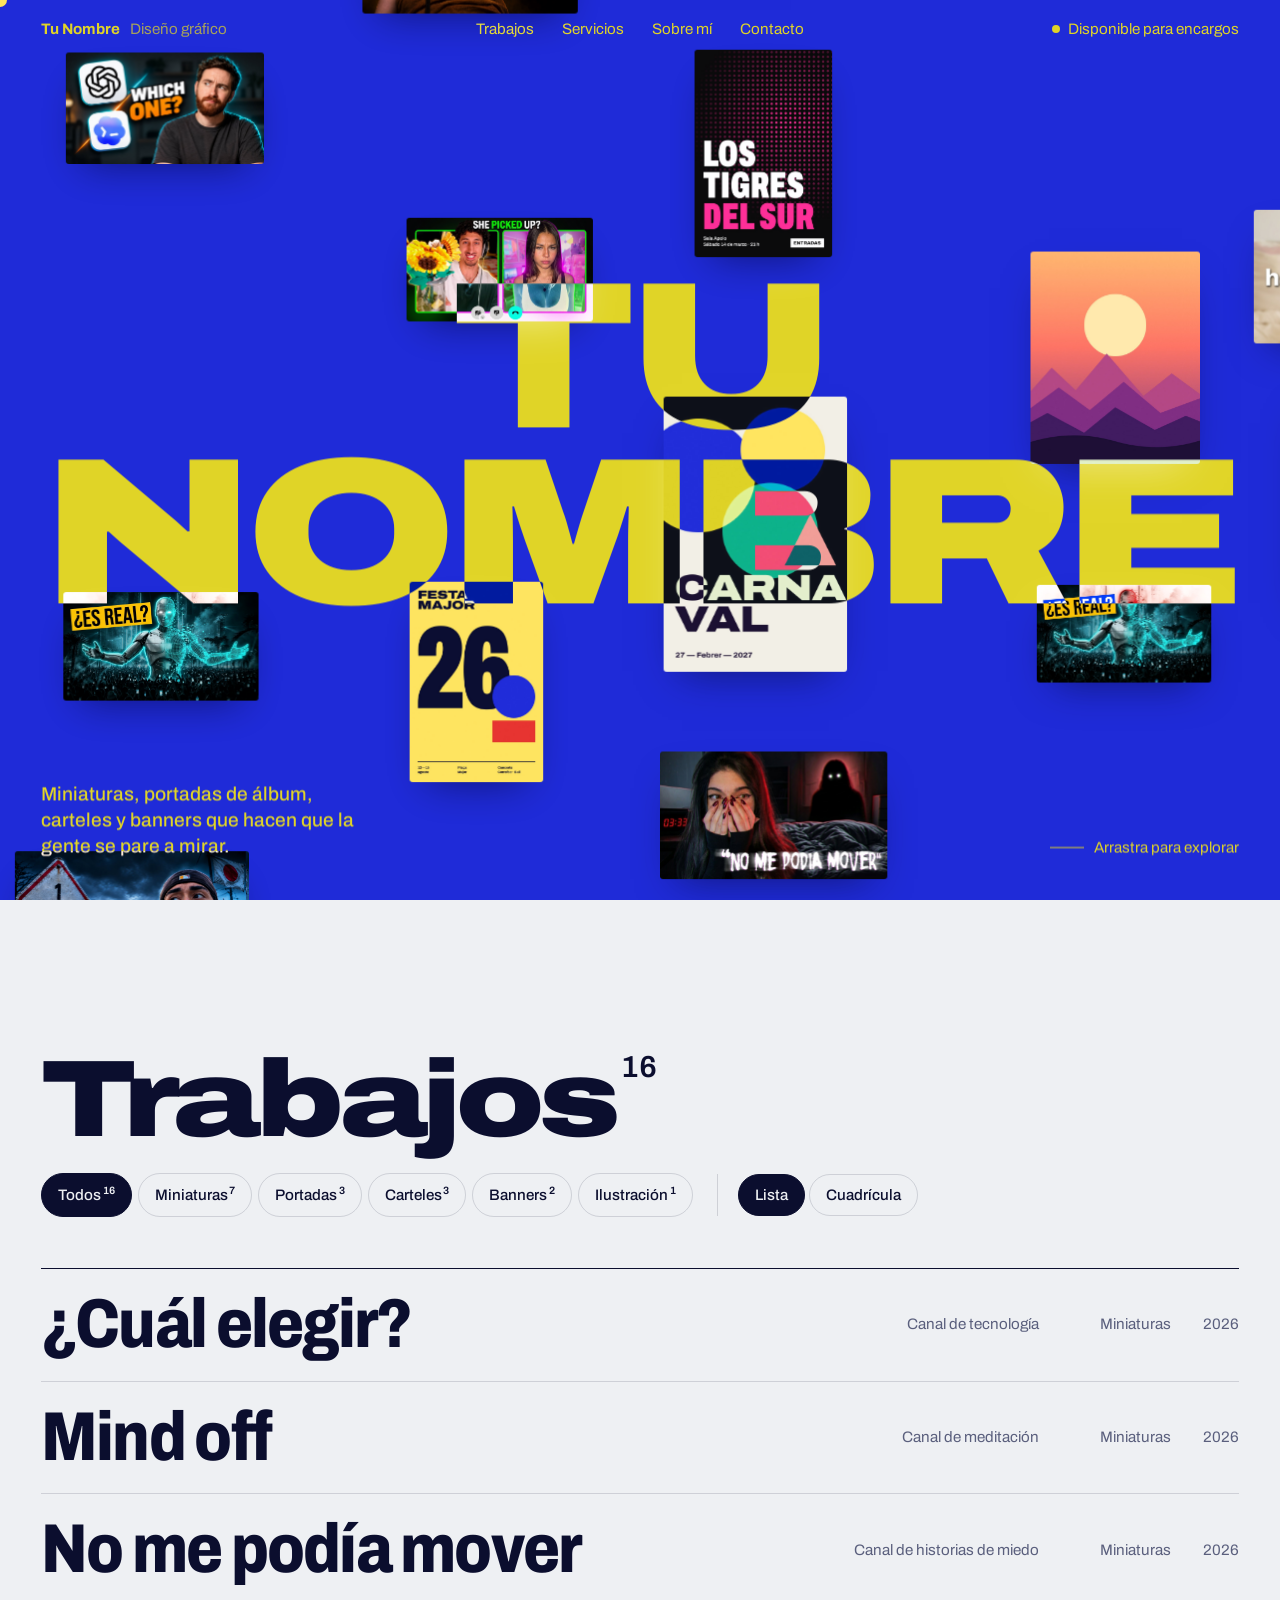
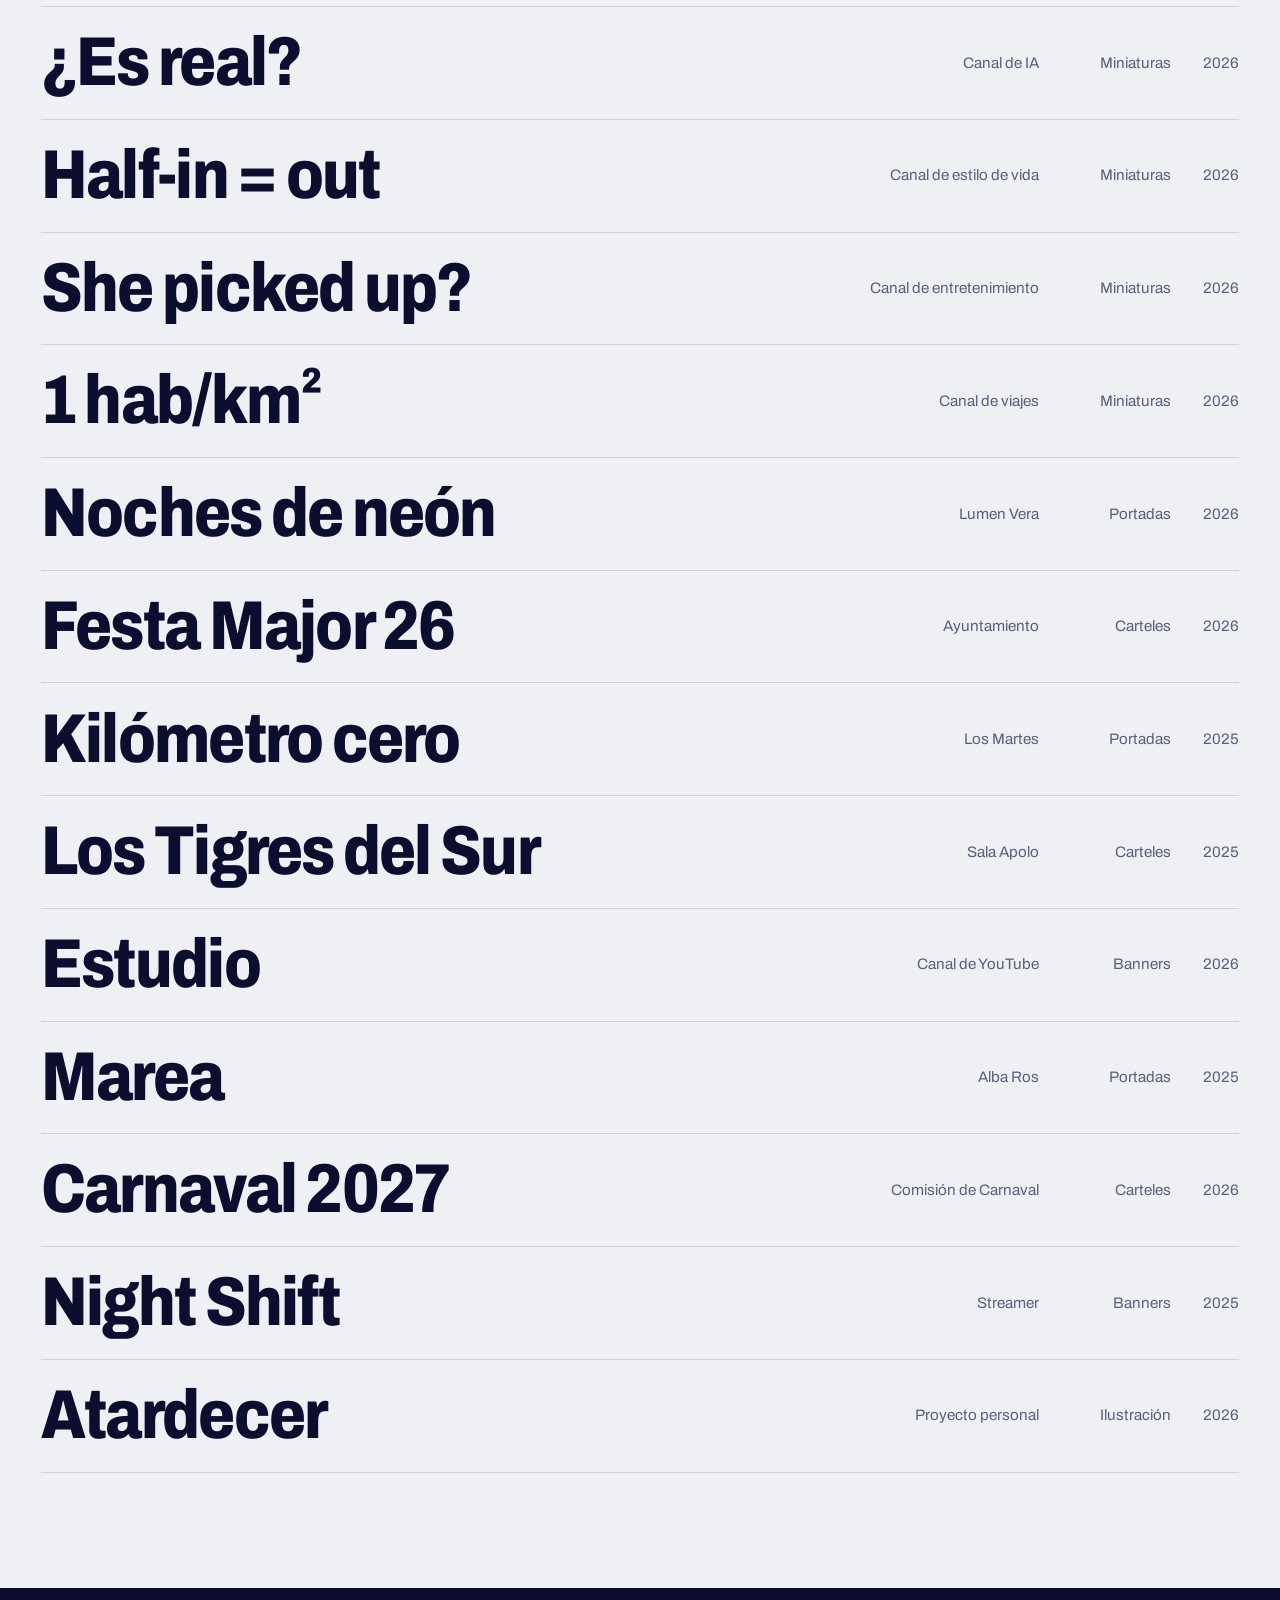
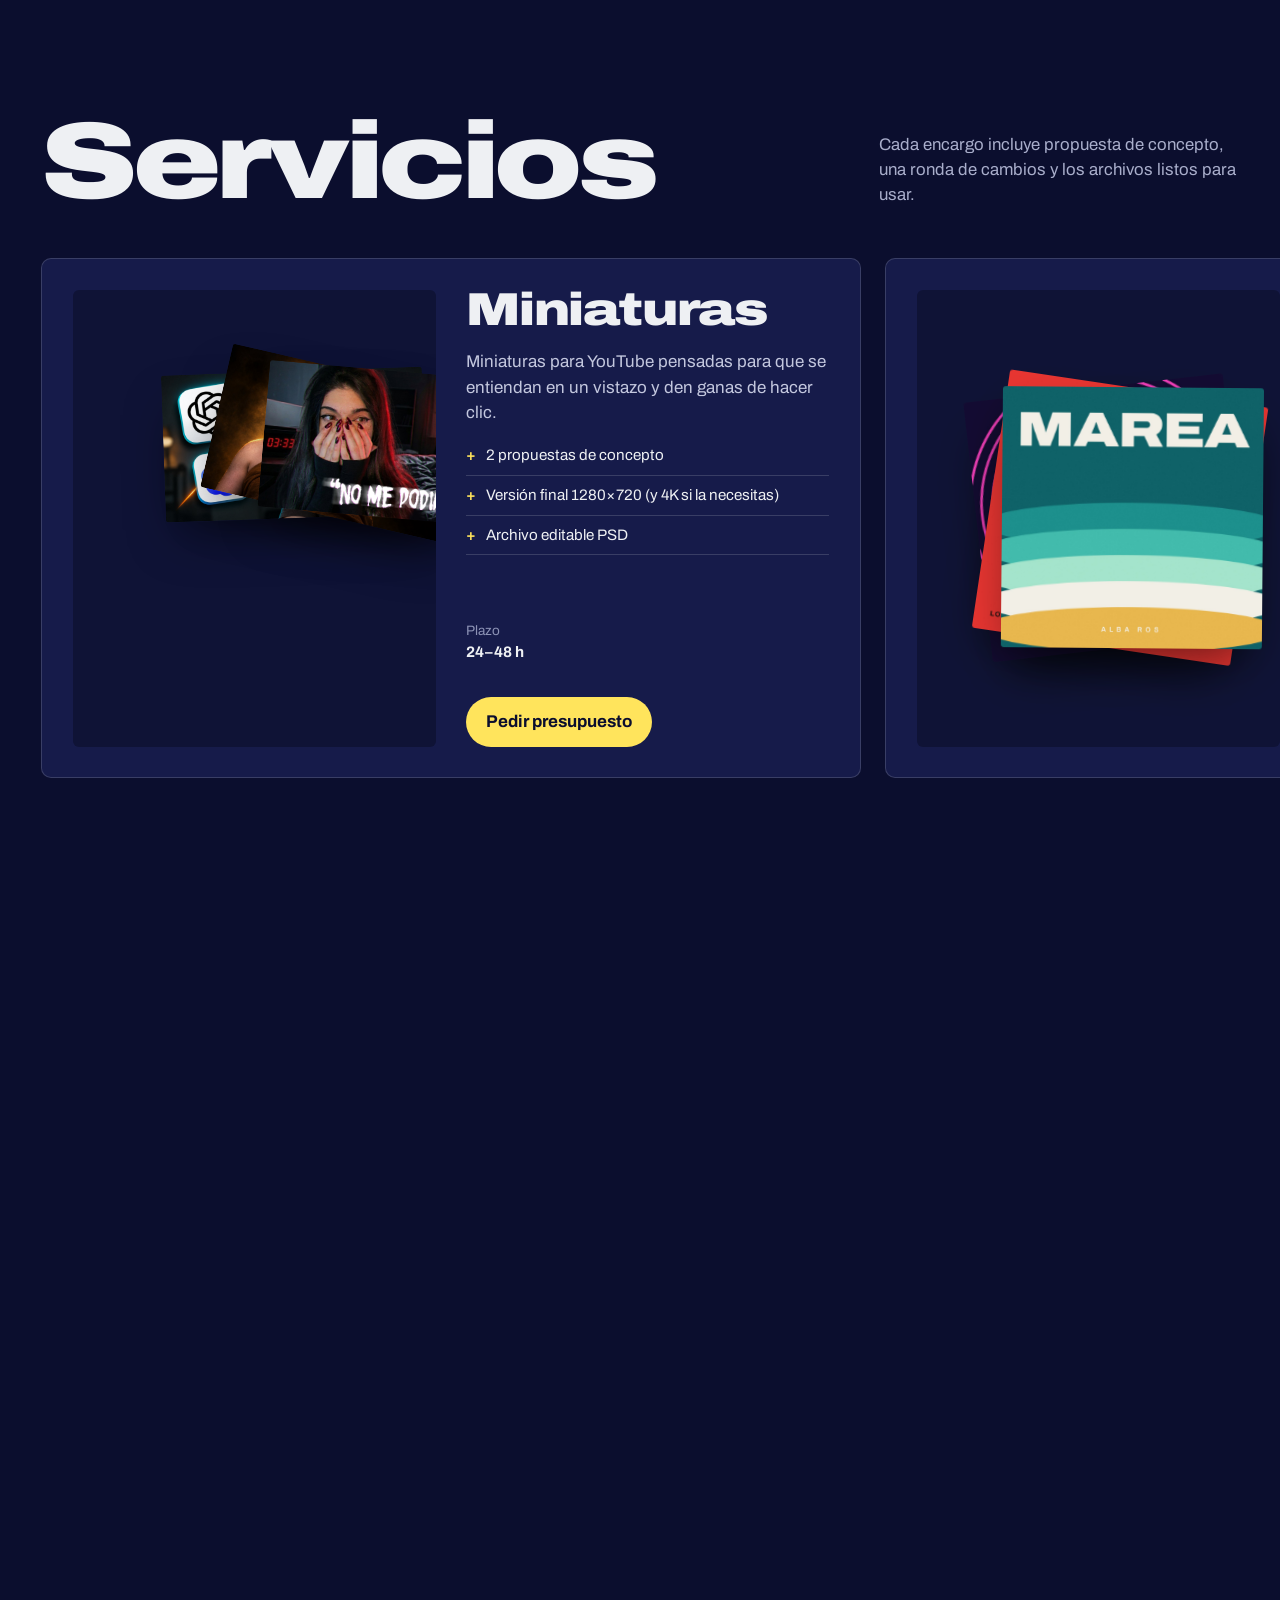
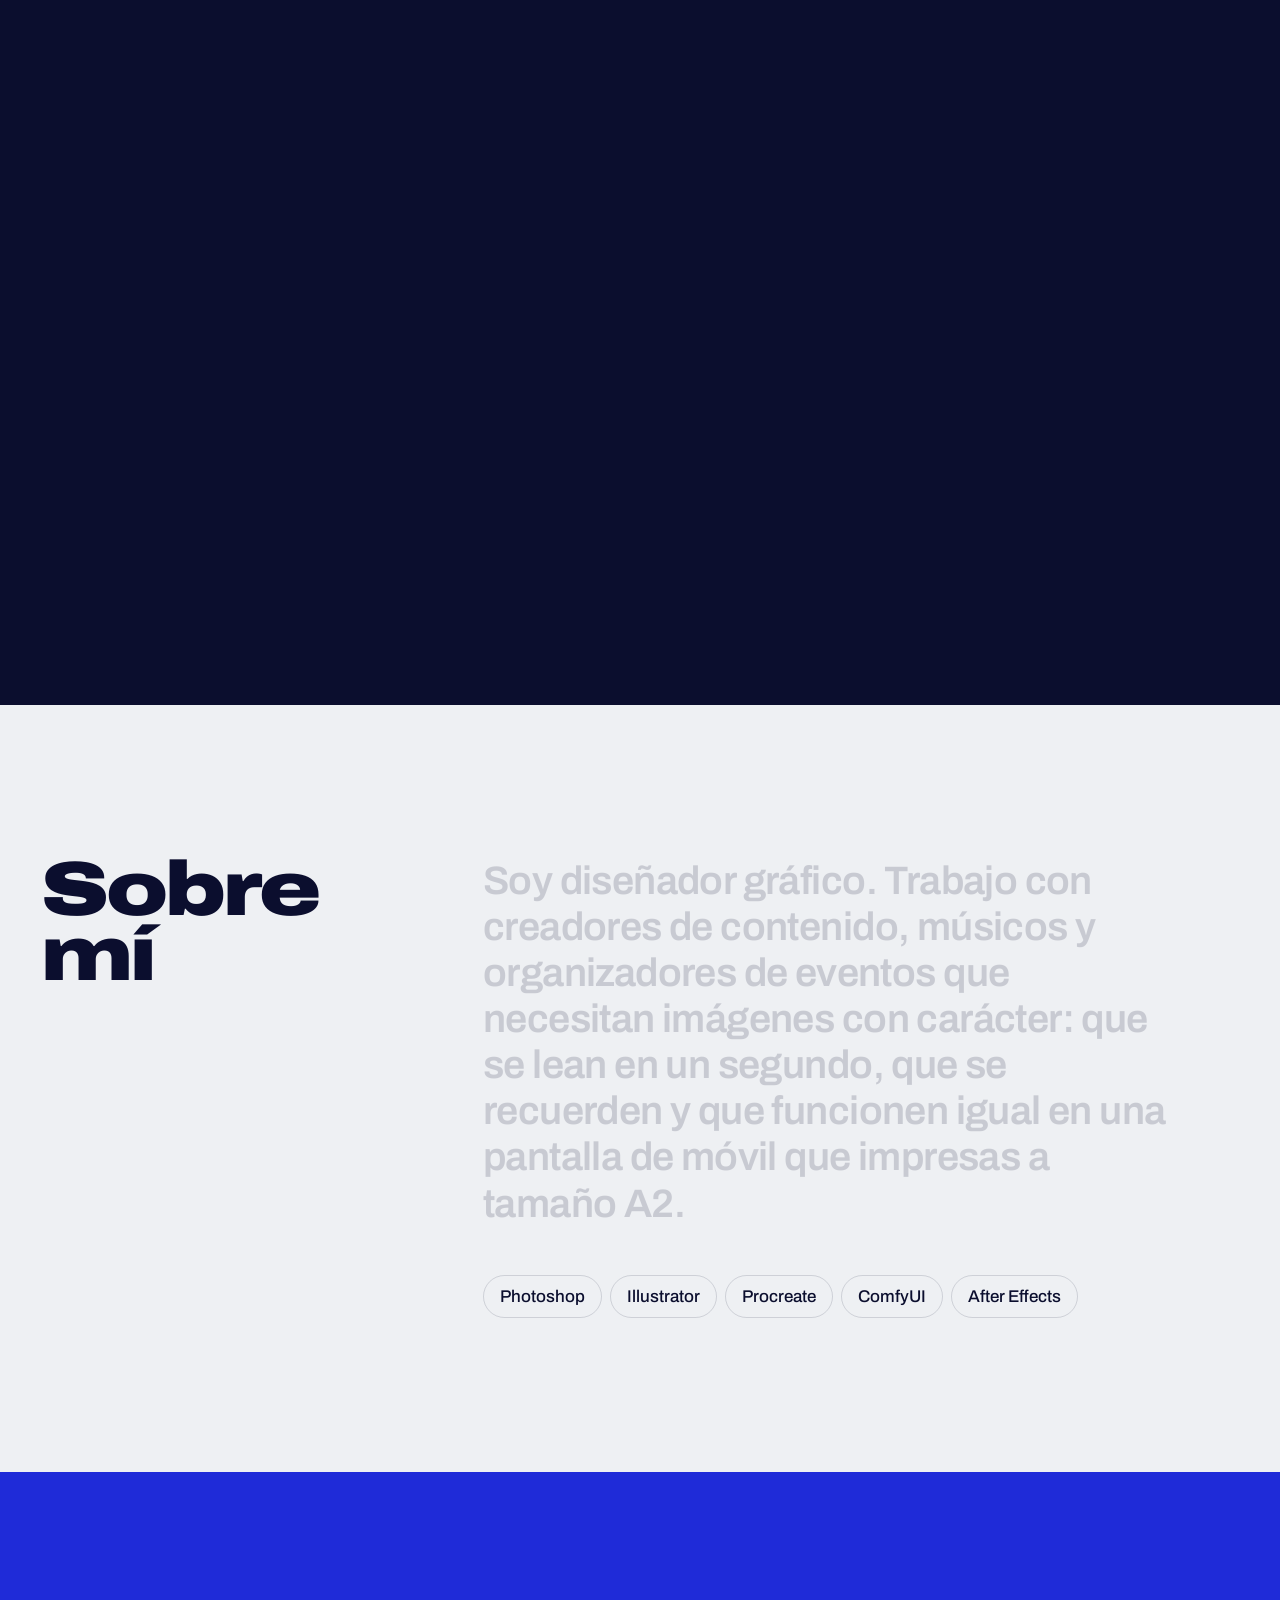
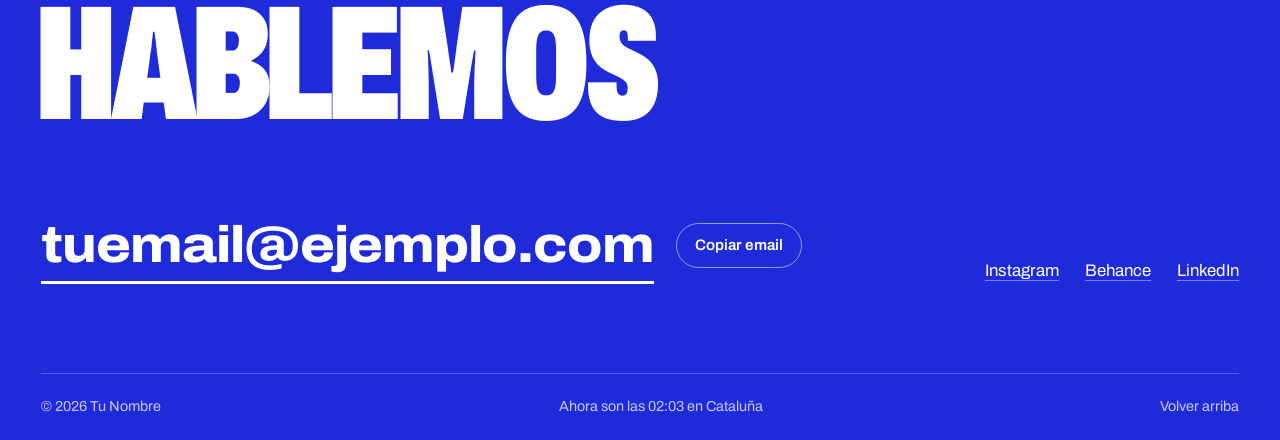
<file: index.html>
<!doctype html>
<html lang="es" class="no-js">
<head>
  <meta charset="utf-8">
  <meta name="viewport" content="width=device-width, initial-scale=1, viewport-fit=cover">
  <title>Portafolio de diseño</title>
  <meta name="description" content="Miniaturas, portadas de álbum, carteles y banners.">
  <meta name="theme-color" content="#1F2BD8">

  <!-- Vista previa al compartir el enlace (WhatsApp, email, redes).
       Pon en og:image la dirección COMPLETA de tu mejor imagen, por ejemplo:
       https://tuusuario.github.io/img/portada-noches-de-neon.jpg -->
  <meta property="og:title" content="Portafolio de diseño">
  <meta property="og:description" content="Miniaturas, portadas de álbum, carteles y banners.">
  <meta property="og:type" content="website">
  <meta property="og:image" content="">

  <link rel="preload" href="fonts/archivo-latin-wdth-normal.woff2" as="font" type="font/woff2" crossorigin>
  <link rel="stylesheet" href="css/styles.css">
  <script>document.documentElement.classList.replace("no-js", "js");</script>
</head>
<body>

  <!-- Pantalla de carga -->
  <div class="loader" id="loader" aria-hidden="true">
    <span class="loader__name" id="loader-name"></span>
    <span class="loader__count" id="loader-count">0</span>
  </div>

  <!-- Cursor personalizado (solo con ratón) -->
  <div class="cursor" id="cursor" aria-hidden="true"><span class="cursor__label" id="cursor-label"></span></div>

  <header class="nav" id="nav">
    <a class="nav__brand" href="#inicio"><strong id="nav-name"></strong><span id="nav-role"></span></a>
    <nav class="nav__links" aria-label="Secciones">
      <a href="#trabajos">Trabajos</a>
      <a href="#servicios">Servicios</a>
      <a href="#sobre-mi">Sobre mí</a>
      <a href="#contacto">Contacto</a>
    </nav>
    <span class="nav__status" id="nav-status"></span>
  </header>

  <main>
    <!-- Portada: lienzo infinito de trabajos -->
    <section class="hero" id="inicio" aria-label="Portada">
      <div class="hero__frame" id="hero-frame">
        <div class="canvas" id="canvas" aria-hidden="true"></div>
        <h1 class="hero__title" id="hero-title"></h1>
        <div class="hero__foot">
          <p class="hero__intro" id="hero-intro"></p>
          <p class="hero__hint" id="hero-hint">Arrastra para explorar</p>
        </div>
      </div>
    </section>

    <!-- Trabajos -->
    <section class="work" id="trabajos">
      <div class="work__head">
        <h2 class="work__title">Trabajos<sup id="work-count"></sup></h2>
        <div class="work__tools">
          <div class="filters" id="filters" role="tablist" aria-label="Filtrar por tipo"></div>
          <div class="views" role="group" aria-label="Vista">
            <button class="views__btn" type="button" data-view="list" aria-pressed="true">Lista</button>
            <button class="views__btn" type="button" data-view="grid" aria-pressed="false">Cuadrícula</button>
          </div>
        </div>
      </div>
      <ul class="list" id="list"></ul>
      <ul class="grid" id="grid" hidden></ul>
      <div class="preview" id="preview" aria-hidden="true"><img id="preview-img" alt=""></div>
    </section>

    <!-- Servicios -->
    <section class="services" id="servicios">
      <div class="services__pin" id="services-pin">
        <div class="services__head">
          <h2 class="services__title">Servicios</h2>
          <p class="services__lead">Cada encargo incluye propuesta de concepto, una ronda de cambios y los archivos listos para usar.</p>
        </div>
        <div class="services__track" id="services-track"></div>
      </div>
    </section>

    <!-- Sobre mí -->
    <section class="about" id="sobre-mi">
      <h2 class="about__title">Sobre mí</h2>
      <div class="about__body">
        <p class="about__text" id="about-text"></p>
        <ul class="about__tools" id="about-tools" aria-label="Herramientas"></ul>
      </div>
    </section>

    <!-- Contacto -->
    <section class="contact" id="contacto">
      <h2 class="contact__big" id="contact-big">Hablemos</h2>
      <div class="contact__row">
        <div class="contact__mail">
          <a class="contact__email" id="contact-email" href="#"></a>
          <button class="contact__copy" id="contact-copy" type="button">Copiar email</button>
        </div>
        <ul class="contact__links" id="contact-links"></ul>
      </div>
      <footer class="footer">
        <span id="footer-name"></span>
        <span id="footer-time"></span>
        <a href="#inicio" class="footer__top">Volver arriba</a>
      </footer>
    </section>
  </main>

  <!-- Visor a pantalla completa -->
  <dialog class="viewer" id="viewer" aria-label="Trabajo">
    <div class="viewer__stage" id="viewer-stage" tabindex="-1" autofocus>
      <img class="viewer__img" id="viewer-img" alt="">
    </div>
    <aside class="viewer__side">
      <div class="viewer__text">
        <p class="viewer__cat" id="viewer-cat"></p>
        <h3 class="viewer__title" id="viewer-title"></h3>
        <p class="viewer__meta" id="viewer-meta"></p>
        <p class="viewer__desc" id="viewer-desc"></p>
        <div class="viewer__thumbs" id="viewer-thumbs"></div>
      </div>
      <div class="viewer__nav">
        <button class="viewer__btn" id="viewer-prev" type="button" aria-label="Trabajo anterior">←</button>
        <span class="viewer__count" id="viewer-count"></span>
        <button class="viewer__btn" id="viewer-next" type="button" aria-label="Trabajo siguiente">→</button>
      </div>
    </aside>
    <button class="viewer__close" id="viewer-close" type="button" aria-label="Cerrar">Cerrar</button>
  </dialog>

  <script src="vendor/gsap.min.js"></script>
  <script src="vendor/ScrollTrigger.min.js"></script>
  <script src="vendor/lenis.min.js"></script>
  <script src="works.js"></script>
  <script src="js/main.js"></script>
</body>
</html>
</file>
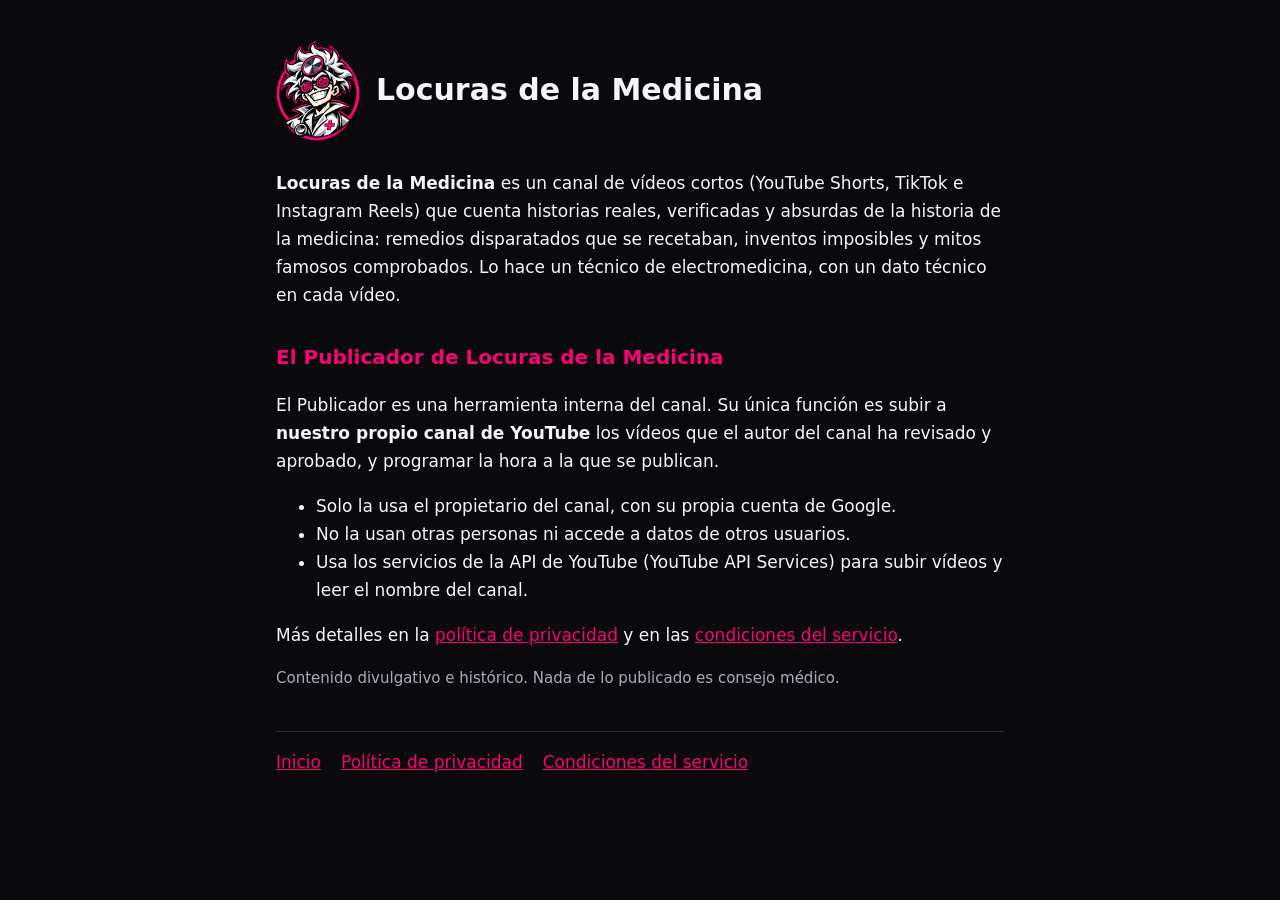
<file: locuras-medicina/index.html>
<!doctype html>
<html lang="es">
<head>
<meta charset="utf-8">
<meta name="viewport" content="width=device-width, initial-scale=1">
<title>Locuras de la Medicina</title>
<meta name="description" content="Locuras de la Medicina: Shorts de historias reales y absurdas de la medicina.">
<style>
:root{--fondo:#0a0a0e;--texto:#f6f6fa;--suave:#aaaaba;--rosa:#f80470}
*{box-sizing:border-box}
body{margin:0;background:var(--fondo);color:var(--texto);font:17px/1.65 system-ui,-apple-system,"Segoe UI",Roboto,sans-serif}
main{max-width:760px;margin:0 auto;padding:40px 16px 64px}
header{display:flex;align-items:center;gap:16px;margin-bottom:28px}
header img{width:84px;height:auto}
h1{font-size:30px;line-height:1.15;margin:0}
h2{font-size:20px;margin:32px 0 8px;color:var(--rosa)}
a{color:var(--rosa)}
p,li{color:var(--texto)}
.suave{color:var(--suave);font-size:15px}
nav{margin-top:40px;padding-top:16px;border-top:1px solid #2a2a33;display:flex;gap:20px;flex-wrap:wrap}
</style>
</head>
<body>
<main>
<header><img src="logo.png" alt="Logo de Locuras de la Medicina: un doctor loco con gafas de espiral"><h1>Locuras de la Medicina</h1></header>
<p><strong>Locuras de la Medicina</strong> es un canal de vídeos cortos (YouTube Shorts, TikTok e Instagram Reels) que cuenta historias reales, verificadas y absurdas de la historia de la medicina: remedios disparatados que se recetaban, inventos imposibles y mitos famosos comprobados. Lo hace un técnico de electromedicina, con un dato técnico en cada vídeo.</p>
<h2>El Publicador de Locuras de la Medicina</h2>
<p>El Publicador es una herramienta interna del canal. Su única función es subir a <strong>nuestro propio canal de YouTube</strong> los vídeos que el autor del canal ha revisado y aprobado, y programar la hora a la que se publican.</p>
<ul>
<li>Solo la usa el propietario del canal, con su propia cuenta de Google.</li>
<li>No la usan otras personas ni accede a datos de otros usuarios.</li>
<li>Usa los servicios de la API de YouTube (YouTube API Services) para subir vídeos y leer el nombre del canal.</li>
</ul>
<p>Más detalles en la <a href="privacidad.html">política de privacidad</a> y en las <a href="condiciones.html">condiciones del servicio</a>.</p>
<p class="suave">Contenido divulgativo e histórico. Nada de lo publicado es consejo médico.</p>
<nav><a href="./">Inicio</a><a href="privacidad.html">Política de privacidad</a><a href="condiciones.html">Condiciones del servicio</a></nav>
</main>
</body>
</html>
</file>
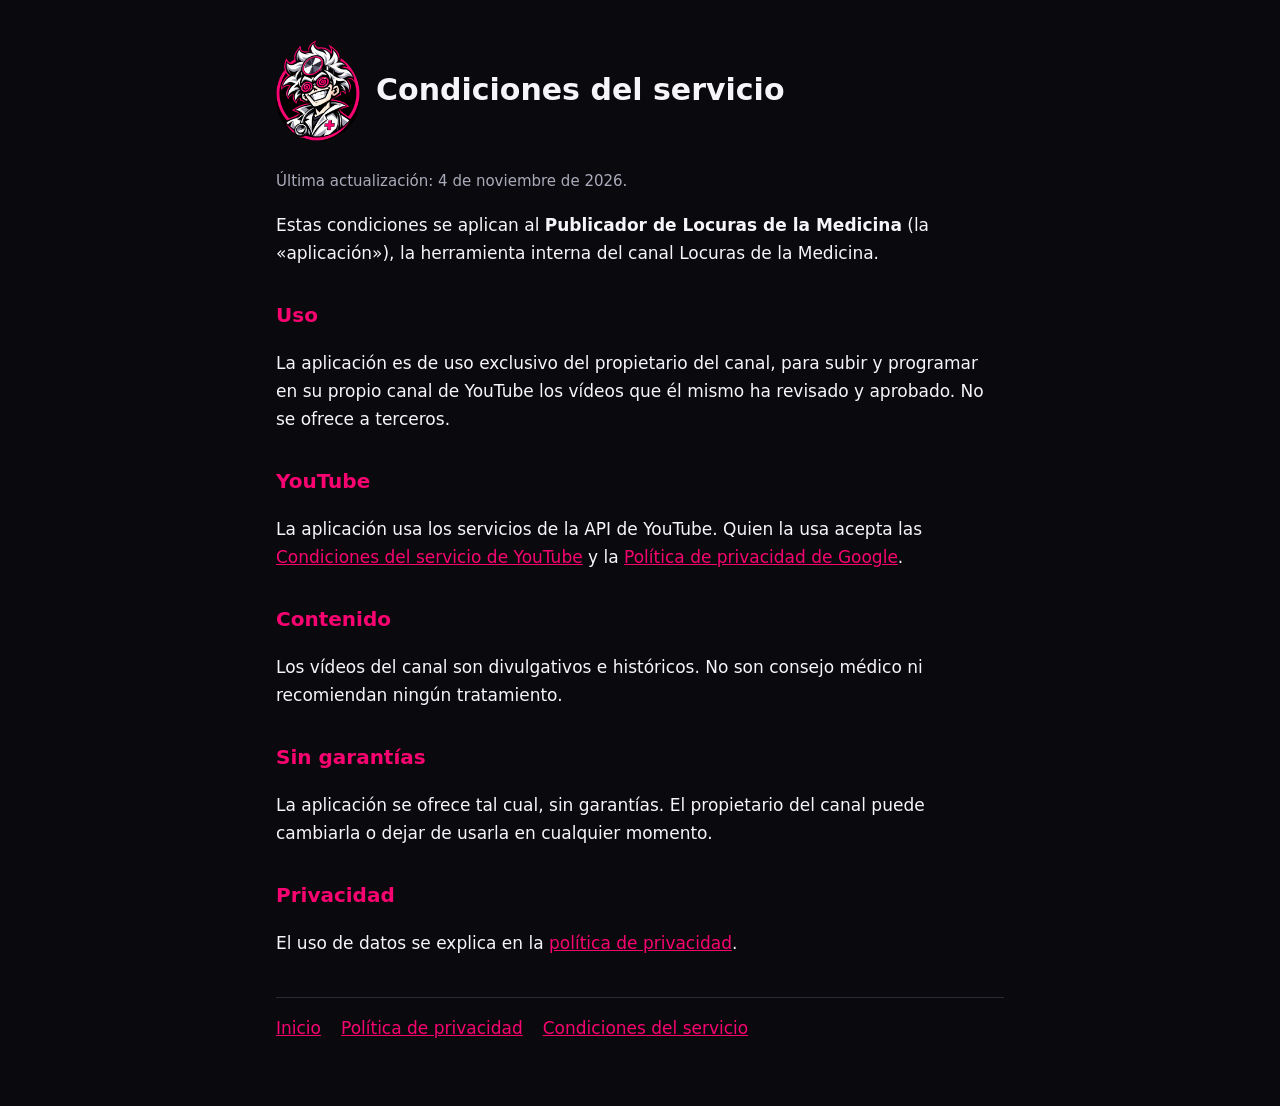
<file: locuras-medicina/condiciones.html>
<!doctype html>
<html lang="es">
<head>
<meta charset="utf-8">
<meta name="viewport" content="width=device-width, initial-scale=1">
<title>Condiciones del servicio</title>
<meta name="description" content="Locuras de la Medicina: Shorts de historias reales y absurdas de la medicina.">
<style>
:root{--fondo:#0a0a0e;--texto:#f6f6fa;--suave:#aaaaba;--rosa:#f80470}
*{box-sizing:border-box}
body{margin:0;background:var(--fondo);color:var(--texto);font:17px/1.65 system-ui,-apple-system,"Segoe UI",Roboto,sans-serif}
main{max-width:760px;margin:0 auto;padding:40px 16px 64px}
header{display:flex;align-items:center;gap:16px;margin-bottom:28px}
header img{width:84px;height:auto}
h1{font-size:30px;line-height:1.15;margin:0}
h2{font-size:20px;margin:32px 0 8px;color:var(--rosa)}
a{color:var(--rosa)}
p,li{color:var(--texto)}
.suave{color:var(--suave);font-size:15px}
nav{margin-top:40px;padding-top:16px;border-top:1px solid #2a2a33;display:flex;gap:20px;flex-wrap:wrap}
</style>
</head>
<body>
<main>
<header><img src="logo.png" alt="Logo de Locuras de la Medicina: un doctor loco con gafas de espiral"><h1>Condiciones del servicio</h1></header>
<p class="suave">Última actualización: 4 de noviembre de 2026.</p>
<p>Estas condiciones se aplican al <strong>Publicador de Locuras de la Medicina</strong> (la «aplicación»), la herramienta interna del canal Locuras de la Medicina.</p>
<h2>Uso</h2>
<p>La aplicación es de uso exclusivo del propietario del canal, para subir y programar en su propio canal de YouTube los vídeos que él mismo ha revisado y aprobado. No se ofrece a terceros.</p>
<h2>YouTube</h2>
<p>La aplicación usa los servicios de la API de YouTube. Quien la usa acepta las <a href="https://www.youtube.com/t/terms">Condiciones del servicio de YouTube</a> y la <a href="https://policies.google.com/privacy">Política de privacidad de Google</a>.</p>
<h2>Contenido</h2>
<p>Los vídeos del canal son divulgativos e históricos. No son consejo médico ni recomiendan ningún tratamiento.</p>
<h2>Sin garantías</h2>
<p>La aplicación se ofrece tal cual, sin garantías. El propietario del canal puede cambiarla o dejar de usarla en cualquier momento.</p>
<h2>Privacidad</h2>
<p>El uso de datos se explica en la <a href="privacidad.html">política de privacidad</a>.</p>
<nav><a href="./">Inicio</a><a href="privacidad.html">Política de privacidad</a><a href="condiciones.html">Condiciones del servicio</a></nav>
</main>
</body>
</html>
</file>
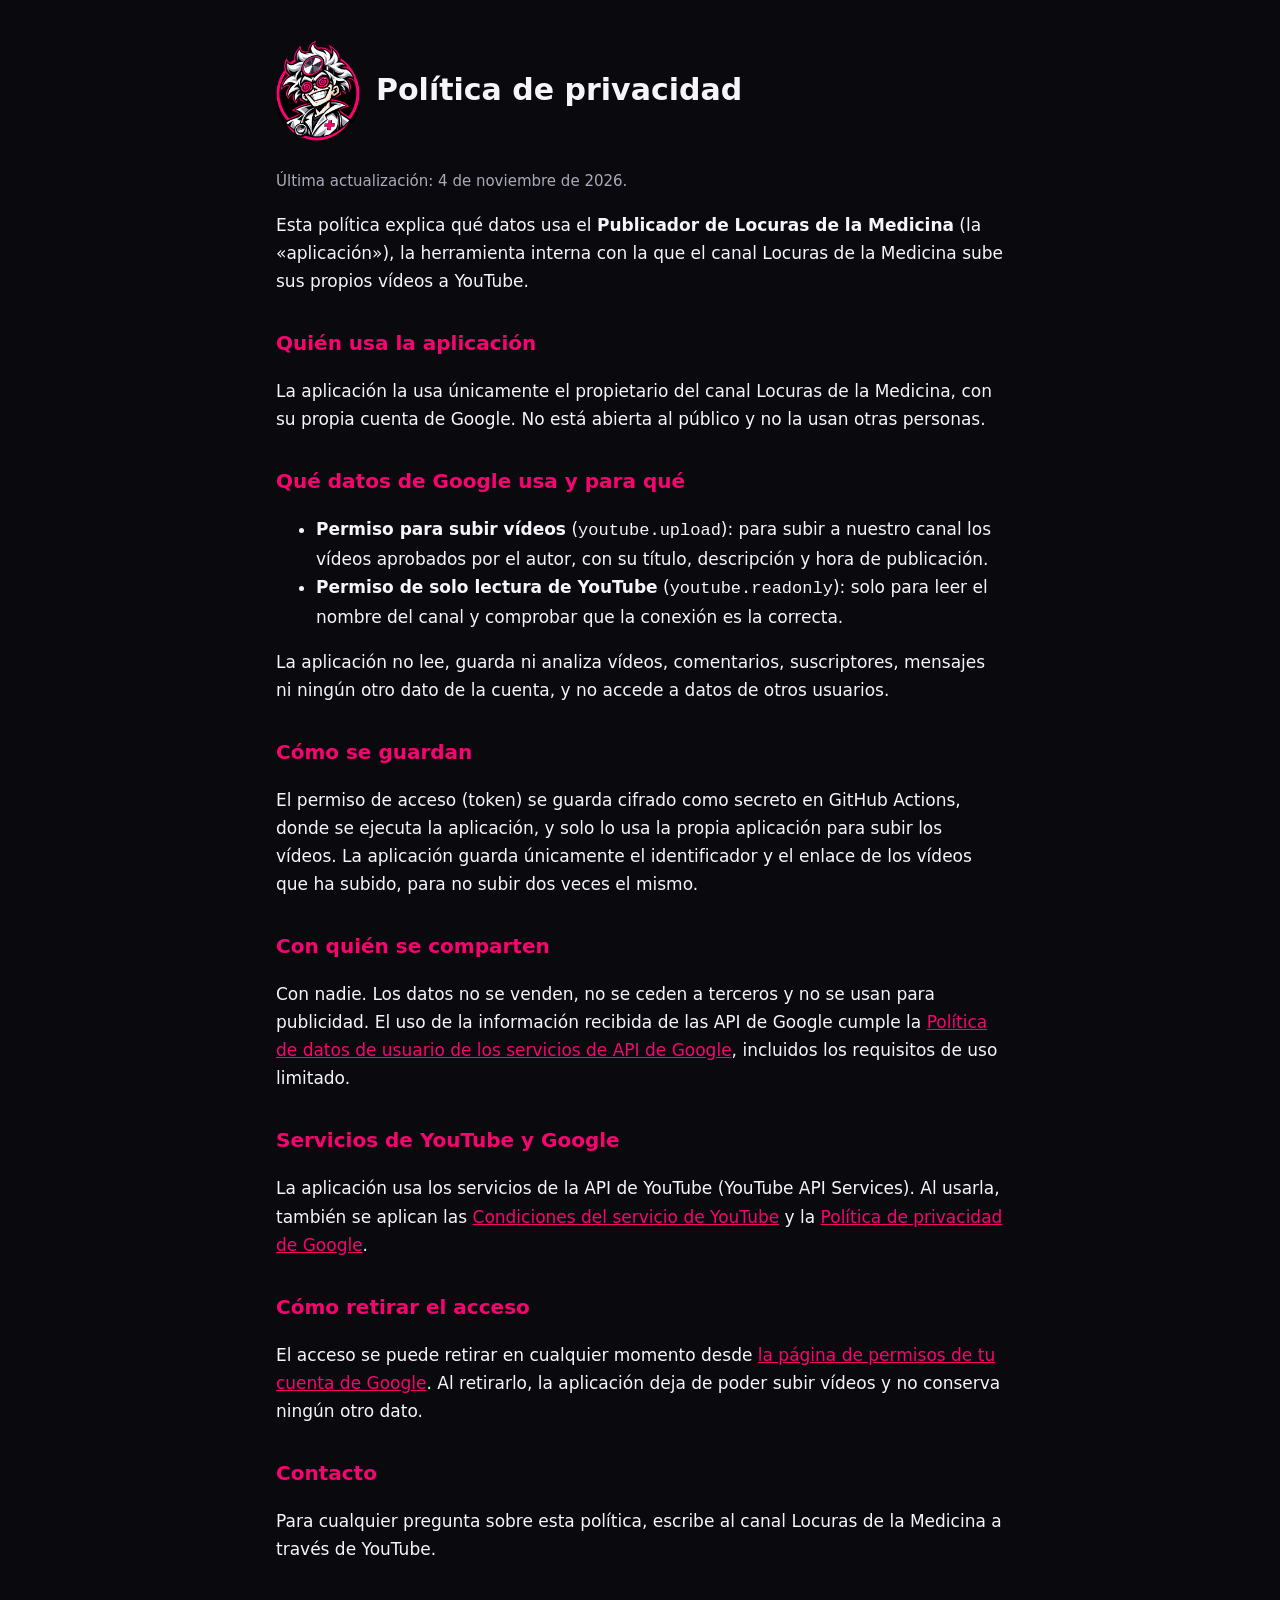
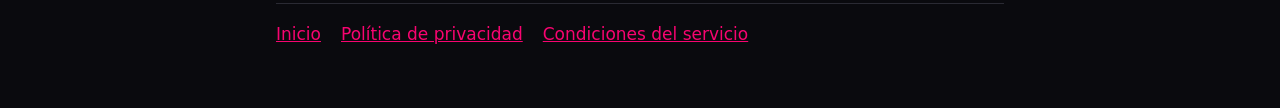
<file: locuras-medicina/privacidad.html>
<!doctype html>
<html lang="es">
<head>
<meta charset="utf-8">
<meta name="viewport" content="width=device-width, initial-scale=1">
<title>Política de privacidad</title>
<meta name="description" content="Locuras de la Medicina: Shorts de historias reales y absurdas de la medicina.">
<style>
:root{--fondo:#0a0a0e;--texto:#f6f6fa;--suave:#aaaaba;--rosa:#f80470}
*{box-sizing:border-box}
body{margin:0;background:var(--fondo);color:var(--texto);font:17px/1.65 system-ui,-apple-system,"Segoe UI",Roboto,sans-serif}
main{max-width:760px;margin:0 auto;padding:40px 16px 64px}
header{display:flex;align-items:center;gap:16px;margin-bottom:28px}
header img{width:84px;height:auto}
h1{font-size:30px;line-height:1.15;margin:0}
h2{font-size:20px;margin:32px 0 8px;color:var(--rosa)}
a{color:var(--rosa)}
p,li{color:var(--texto)}
.suave{color:var(--suave);font-size:15px}
nav{margin-top:40px;padding-top:16px;border-top:1px solid #2a2a33;display:flex;gap:20px;flex-wrap:wrap}
</style>
</head>
<body>
<main>
<header><img src="logo.png" alt="Logo de Locuras de la Medicina: un doctor loco con gafas de espiral"><h1>Política de privacidad</h1></header>
<p class="suave">Última actualización: 4 de noviembre de 2026.</p>
<p>Esta política explica qué datos usa el <strong>Publicador de Locuras de la Medicina</strong> (la «aplicación»), la herramienta interna con la que el canal Locuras de la Medicina sube sus propios vídeos a YouTube.</p>
<h2>Quién usa la aplicación</h2>
<p>La aplicación la usa únicamente el propietario del canal Locuras de la Medicina, con su propia cuenta de Google. No está abierta al público y no la usan otras personas.</p>
<h2>Qué datos de Google usa y para qué</h2>
<ul>
<li><strong>Permiso para subir vídeos</strong> (<code>youtube.upload</code>): para subir a nuestro canal los vídeos aprobados por el autor, con su título, descripción y hora de publicación.</li>
<li><strong>Permiso de solo lectura de YouTube</strong> (<code>youtube.readonly</code>): solo para leer el nombre del canal y comprobar que la conexión es la correcta.</li>
</ul>
<p>La aplicación no lee, guarda ni analiza vídeos, comentarios, suscriptores, mensajes ni ningún otro dato de la cuenta, y no accede a datos de otros usuarios.</p>
<h2>Cómo se guardan</h2>
<p>El permiso de acceso (token) se guarda cifrado como secreto en GitHub Actions, donde se ejecuta la aplicación, y solo lo usa la propia aplicación para subir los vídeos. La aplicación guarda únicamente el identificador y el enlace de los vídeos que ha subido, para no subir dos veces el mismo.</p>
<h2>Con quién se comparten</h2>
<p>Con nadie. Los datos no se venden, no se ceden a terceros y no se usan para publicidad. El uso de la información recibida de las API de Google cumple la <a href="https://developers.google.com/terms/api-services-user-data-policy">Política de datos de usuario de los servicios de API de Google</a>, incluidos los requisitos de uso limitado.</p>
<h2>Servicios de YouTube y Google</h2>
<p>La aplicación usa los servicios de la API de YouTube (YouTube API Services). Al usarla, también se aplican las <a href="https://www.youtube.com/t/terms">Condiciones del servicio de YouTube</a> y la <a href="https://policies.google.com/privacy">Política de privacidad de Google</a>.</p>
<h2>Cómo retirar el acceso</h2>
<p>El acceso se puede retirar en cualquier momento desde <a href="https://myaccount.google.com/permissions">la página de permisos de tu cuenta de Google</a>. Al retirarlo, la aplicación deja de poder subir vídeos y no conserva ningún otro dato.</p>
<h2>Contacto</h2>
<p>Para cualquier pregunta sobre esta política, escribe al canal Locuras de la Medicina a través de YouTube.</p>
<nav><a href="./">Inicio</a><a href="privacidad.html">Política de privacidad</a><a href="condiciones.html">Condiciones del servicio</a></nav>
</main>
</body>
</html>
</file>
<file: css/styles.css>
/* =====================================================================
   COLORES Y TIPOGRAFÍA — cambia aquí el aspecto de toda la web
   ===================================================================== */
@font-face {
  font-family: "Archivo";
  src: url("../fonts/archivo-latin-wdth-normal.woff2") format("woff2");
  font-weight: 100 900;
  font-stretch: 62% 125%;
  font-display: swap;
  unicode-range: U+0000-00FF, U+0131, U+0152-0153, U+02BB-02BC, U+02C6, U+02DA, U+02DC, U+0304, U+0308, U+0329, U+2000-206F, U+20AC, U+2122, U+2191, U+2193, U+2212, U+2215, U+FEFF, U+FFFD;
}
@font-face {
  font-family: "Archivo";
  src: url("../fonts/archivo-latin-ext-wdth-normal.woff2") format("woff2");
  font-weight: 100 900;
  font-stretch: 62% 125%;
  font-display: swap;
  unicode-range: U+0100-02BA, U+02BD-02C5, U+02C7-02CC, U+02CE-02D7, U+02DD-02FF, U+1E00-1E9F, U+2020, U+20A0-20AB, U+20AD-20C0, U+2113, U+2C60-2C7F, U+A720-A7FF;
}

:root {
  --blue: #1F2BD8;      /* color de marca: portada y contacto */
  --yellow: #FFE45C;    /* acento: cursor, detalles */
  --paper: #EEF0F3;     /* fondo claro */
  --ink: #0B0E2E;       /* texto y fondos oscuros (azul noche) */
  --ink-2: #161B4A;     /* tarjetas sobre fondo oscuro */
  --muted: #5A5F7D;
  --line: rgba(11, 14, 46, 0.14);
  --line-dark: rgba(238, 240, 243, 0.16);

  --font: "Archivo", system-ui, -apple-system, "Segoe UI", sans-serif;
  --gutter: clamp(16px, 3.2vw, 44px);
  --ease: cubic-bezier(0.2, 0.7, 0.1, 1);
}

/* ===================================================================== */
*, *::before, *::after { box-sizing: border-box; }
html { -webkit-text-size-adjust: 100%; }
html.lenis, html.lenis body { height: auto; }
.lenis.lenis-smooth { scroll-behavior: auto !important; }
.lenis.lenis-stopped { overflow: hidden; }

body {
  margin: 0;
  background: var(--paper);
  color: var(--ink);
  font-family: var(--font);
  font-size: 17px;
  line-height: 1.5;
  font-stretch: 100%;
  -webkit-font-smoothing: antialiased;
  overflow-x: hidden;
}
img { display: block; max-width: 100%; }
a { color: inherit; }
button { font: inherit; color: inherit; }
h1, h2, h3, p, ul { margin: 0; }
ul { padding: 0; list-style: none; }
:focus-visible { outline: 3px solid var(--yellow); outline-offset: 3px; }
::selection { background: var(--yellow); color: var(--ink); }

/* ---------- Pantalla de carga ---------- */
.loader { display: none; }
.js .loader {
  position: fixed;
  inset: 0;
  z-index: 100;
  display: flex;
  justify-content: space-between;
  align-items: flex-end;
  padding: var(--gutter);
  background: var(--blue);
  color: var(--paper);
  clip-path: inset(0 0 0 0);
}
.loader__name { font-weight: 600; font-size: 1rem; }
.loader__count {
  font-weight: 900;
  font-stretch: 125%;
  font-size: clamp(5rem, 22vw, 18rem);
  line-height: 0.8;
  font-variant-numeric: tabular-nums;
  letter-spacing: -0.04em;
}

/* ---------- Cursor ---------- */
.cursor { display: none; }
@media (hover: hover) and (pointer: fine) {
  .js .cursor {
    position: fixed;
    left: 0; top: 0;
    z-index: 90;
    display: grid;
    place-items: center;
    width: 14px; height: 14px;
    margin: -7px 0 0 -7px;
    border-radius: 50%;
    background: var(--yellow);
    pointer-events: none;
    transition: width .35s var(--ease), height .35s var(--ease), margin .35s var(--ease), opacity .2s;
  }
  .cursor.is-big { width: 92px; height: 92px; margin: -46px 0 0 -46px; }
  .cursor.is-hidden { opacity: 0; }
  .cursor__label {
    font-size: 0.82rem; font-weight: 700; color: var(--ink);
    opacity: 0; transition: opacity .2s; white-space: nowrap;
  }
  .cursor.is-big .cursor__label { opacity: 1; }
}

/* ---------- Navegación ---------- */
.nav {
  position: fixed;
  inset: 0 0 auto 0;
  z-index: 50;
  display: flex;
  align-items: center;
  justify-content: space-between;
  gap: 24px;
  padding: 18px var(--gutter);
  color: #fff;
  mix-blend-mode: difference;
  font-size: 0.95rem;
}
.nav__brand { display: flex; gap: 10px; text-decoration: none; white-space: nowrap; }
.nav__brand span { opacity: 0.7; }
.nav__links { display: flex; gap: 28px; }
.nav__links a { text-decoration: none; position: relative; }
.nav__links a::after {
  content: ""; position: absolute; left: 0; right: 0; bottom: -3px; height: 1.5px;
  background: currentColor; transform: scaleX(0); transform-origin: right; transition: transform .4s var(--ease);
}
.nav__links a:hover::after { transform: scaleX(1); transform-origin: left; }
.nav__status { display: flex; align-items: center; gap: 8px; white-space: nowrap; }
.nav__status::before {
  content: ""; width: 8px; height: 8px; border-radius: 50%; background: #fff;
  animation: pulse 2s infinite;
}
@keyframes pulse { 50% { opacity: 0.25; } }

@media (max-width: 860px) {
  .nav__links { display: none; }
  .nav__brand span { display: none; }
}

/* ---------- Portada ---------- */
.hero {
  position: relative;
  height: 100vh;
  height: 100svh;
  min-height: 520px;
  background: var(--paper);
}
.hero__frame {
  position: absolute;
  inset: 0;
  overflow: hidden;
  background: var(--blue);
  isolation: isolate;
  transform-origin: 50% 0%;
  will-change: transform;
}

.canvas {
  position: absolute;
  inset: 0;
  cursor: grab;
  touch-action: pan-y;
  user-select: none;
  -webkit-user-select: none;
}
.canvas.is-dragging { cursor: grabbing; }
.tile {
  position: absolute;
  left: 0; top: 0;
  will-change: transform;
  backface-visibility: hidden;
}
.tile img {
  width: 100%; height: 100%;
  object-fit: cover;
  border-radius: 3px;
  box-shadow: 0 18px 40px -18px rgba(5, 8, 40, 0.55);
  pointer-events: none;
  -webkit-user-drag: none;
}

/* Sin JS: el lienzo muestra una tira de trabajos estática */
.no-js .canvas { display: flex; gap: 20px; align-items: center; padding: 0 var(--gutter); overflow-x: auto; }

.hero__title {
  position: absolute;
  left: 0; right: 0;
  top: 50%;
  transform: translateY(-50%);
  z-index: 2;
  padding: 0 var(--gutter);
  color: #fff;
  mix-blend-mode: difference;
  pointer-events: none;
  font-weight: 900;
  font-stretch: 125%;
  font-size: clamp(3.2rem, 15vw, 15rem);
  line-height: 0.8;
  letter-spacing: -0.035em;
  text-transform: uppercase;
  text-align: center;
}
.hero__line { display: block; overflow: hidden; padding-bottom: 0.04em; white-space: nowrap; }
.hero__char { display: inline-block; will-change: transform; }

.hero__foot {
  position: absolute;
  left: 0; right: 0; bottom: 0;
  z-index: 2;
  display: flex;
  justify-content: space-between;
  align-items: flex-end;
  gap: 24px;
  padding: var(--gutter);
  color: #fff;
  mix-blend-mode: difference;
  pointer-events: none;
}
.hero__intro { max-width: 30ch; font-size: clamp(1rem, 1.5vw, 1.2rem); line-height: 1.35; font-weight: 500; }
.hero__hint { display: flex; align-items: center; gap: 10px; font-size: 0.95rem; white-space: nowrap; }
.hero__hint::before { content: ""; width: 34px; height: 1.5px; background: currentColor; }

/* ---------- Trabajos ---------- */
.work {
  position: relative;
  padding: clamp(90px, 12vw, 170px) var(--gutter) clamp(70px, 9vw, 130px);
}
.work__head {
  display: flex;
  flex-wrap: wrap;
  align-items: flex-end;
  justify-content: space-between;
  gap: 28px 40px;
  margin-bottom: clamp(28px, 4vw, 56px);
}
.work__title, .services__title, .about__title {
  font-weight: 900;
  font-stretch: 125%;
  font-size: clamp(2.8rem, 8.5vw, 8rem);
  line-height: 0.84;
  letter-spacing: -0.04em;
}
.work__title sup, .filter sup {
  font-size: 0.28em;
  font-stretch: 100%;
  font-weight: 600;
  letter-spacing: 0;
  vertical-align: top;
  margin-left: 0.15em;
  font-variant-numeric: tabular-nums;
}
.filter sup { font-size: 0.7em; vertical-align: super; }

.work__tools { display: flex; flex-wrap: wrap; gap: 12px 24px; align-items: center; }
.filters { display: flex; flex-wrap: wrap; gap: 6px; }
.filter, .views__btn {
  border: 1.5px solid var(--line);
  background: transparent;
  padding: 9px 16px;
  border-radius: 999px;
  font-weight: 500;
  font-size: 0.95rem;
  cursor: pointer;
  transition: background .25s, color .25s, border-color .25s;
}
.filter:hover, .views__btn:hover { border-color: var(--ink); }
.filter[aria-selected="true"], .views__btn[aria-pressed="true"] {
  background: var(--ink); border-color: var(--ink); color: var(--paper);
}
.views { display: flex; gap: 4px; padding-left: 20px; border-left: 1.5px solid var(--line); }

/* Vista lista */
.list { border-top: 1.5px solid var(--ink); }
.row { border-bottom: 1px solid var(--line); }
.row__btn {
  display: grid;
  grid-template-columns: 1fr auto;
  align-items: center;
  gap: 24px;
  width: 100%;
  padding: clamp(14px, 1.8vw, 24px) 0;
  border: 0;
  background: none;
  text-align: left;
  cursor: pointer;
}
.row__thumb { display: none; }
.row__title {
  font-weight: 800;
  font-stretch: 85%;
  font-size: clamp(1.9rem, 5.4vw, 5.2rem);
  line-height: 0.95;
  letter-spacing: -0.025em;
  transition: font-stretch .6s var(--ease), opacity .4s, transform .6s var(--ease);
}
.row__meta {
  display: grid;
  grid-template-columns: minmax(8rem, auto) 7rem 3rem;
  gap: 20px;
  color: var(--muted);
  font-size: 0.95rem;
  text-align: right;
}
.list:hover .row__title { opacity: 0.28; }
.list .row__btn:hover .row__title,
.list .row__btn:focus-visible .row__title { opacity: 1; font-stretch: 125%; transform: translateX(0.12em); }

.preview {
  position: fixed;
  left: 0; top: 0;
  z-index: 40;
  width: clamp(220px, 21vw, 340px);
  pointer-events: none;
  opacity: 0;
  visibility: hidden;
}
.preview img { width: 100%; height: auto; border-radius: 4px; box-shadow: 0 30px 60px -20px rgba(11, 14, 46, .45); }

@media (max-width: 760px) {
  .row__btn { grid-template-columns: 76px 1fr; gap: 16px; }
  .row__thumb { display: block; width: 76px; height: 76px; object-fit: cover; border-radius: 3px; }
  .row__meta { grid-column: 2; grid-template-columns: none; display: flex; gap: 10px; text-align: left; font-size: 0.85rem; margin-top: 6px; }
  .row__text { display: flex; flex-direction: column; }
  .list:hover .row__title { opacity: 1; }
  .views { padding-left: 0; border-left: 0; }
  .preview { display: none; }
}

/* Vista cuadrícula */
.grid {
  columns: 3 300px;
  column-gap: clamp(14px, 2vw, 28px);
}
.card { break-inside: avoid; margin-bottom: clamp(22px, 3vw, 40px); }
.card__btn { display: block; width: 100%; padding: 0; border: 0; background: none; text-align: left; cursor: pointer; }
.card__media { overflow: hidden; border-radius: 4px; background: #dfe2e8; }
.card__media img { width: 100%; height: auto; transition: transform 1s var(--ease); }
.card__btn:hover .card__media img { transform: scale(1.04); }
.card__cap { display: flex; justify-content: space-between; gap: 12px; margin-top: 12px; }
.card__title { font-weight: 700; }
.card__cat { color: var(--muted); }

.empty { padding: 48px 0; color: var(--muted); }

/* ---------- Servicios ---------- */
.services { background: var(--ink); color: var(--paper); overflow: hidden; }
.services__pin {
  min-height: 100vh;
  min-height: 100svh;
  display: flex;
  flex-direction: column;
  justify-content: center;
  gap: clamp(28px, 4vw, 56px);
  padding: clamp(80px, 10vw, 140px) 0;
}
.services__head {
  display: flex; flex-wrap: wrap; justify-content: space-between; align-items: flex-end;
  gap: 20px 40px; padding: 0 var(--gutter);
}
.services__lead { max-width: 36ch; color: #A9AECB; font-size: 1.05rem; }
.services__track {
  display: flex;
  gap: clamp(14px, 2vw, 24px);
  padding: 0 var(--gutter);
  width: max-content;
}
.service {
  position: relative;
  display: grid;
  grid-template-columns: 1fr 1fr;
  gap: clamp(18px, 2.4vw, 32px);
  width: min(78vw, 820px);
  min-height: min(64vh, 520px);
  padding: clamp(20px, 2.4vw, 32px);
  border-radius: 10px;
  background: var(--ink-2);
  border: 1px solid var(--line-dark);
}
.service__media { position: relative; overflow: hidden; border-radius: 6px; background: #0F1336; min-height: 260px; }
.service__media img {
  position: absolute; left: 50%; top: 50%;
  width: auto; height: auto; max-width: 72%; max-height: 74%;
  transform: translate(-50%, -50%) rotate(var(--r, 0deg));
  border-radius: 3px;
  box-shadow: 0 24px 50px -16px rgba(0, 0, 0, 0.6);
}
.service__body { display: flex; flex-direction: column; gap: 18px; }
.service__label {
  font-weight: 900; font-stretch: 125%;
  font-size: clamp(2rem, 3.6vw, 3.4rem); line-height: 0.9; letter-spacing: -0.03em;
}
.service__desc { color: #C3C7DE; }
.service__list { display: grid; gap: 8px; font-size: 0.95rem; }
.service__list li { display: flex; gap: 10px; padding-bottom: 8px; border-bottom: 1px solid var(--line-dark); }
.service__list li::before { content: "+"; color: var(--yellow); font-weight: 700; }
.service__facts { display: flex; gap: 28px; margin-top: auto; font-size: 0.95rem; }
.service__facts dt { color: #8C92B5; font-size: 0.85rem; }
.service__facts dd { margin: 0; font-weight: 700; }
.service__cta {
  align-self: flex-start;
  padding: 12px 20px;
  border-radius: 999px;
  background: var(--yellow);
  color: var(--ink);
  font-weight: 700;
  text-decoration: none;
  transition: transform .3s var(--ease);
}
.service__cta:hover { transform: translateY(-2px); }

@media (max-width: 900px) {
  .services__track { flex-direction: column; width: auto; }
  .service { width: 100%; grid-template-columns: 1fr; min-height: 0; }
  .service__media { aspect-ratio: 4 / 3; min-height: 0; }
}

/* ---------- Sobre mí ---------- */
.about {
  display: grid;
  grid-template-columns: minmax(0, 1fr) minmax(0, 2fr);
  gap: 32px clamp(32px, 5vw, 80px);
  padding: clamp(90px, 12vw, 170px) var(--gutter);
}
.about__title { font-size: clamp(2.4rem, 6vw, 5.5rem); }
.about__text {
  font-weight: 600;
  font-stretch: 100%;
  font-size: clamp(1.5rem, 3.1vw, 2.9rem);
  line-height: 1.16;
  letter-spacing: -0.015em;
  max-width: 30ch;
}
.about__text .w { opacity: 1; }
.js .about__text .w { opacity: 0.16; }
.about__tools { display: flex; flex-wrap: wrap; gap: 8px; margin-top: clamp(28px, 4vw, 48px); }
.about__tools li { padding: 8px 16px; border: 1.5px solid var(--line); border-radius: 999px; font-weight: 500; }
@media (max-width: 760px) { .about { grid-template-columns: 1fr; } }

/* ---------- Contacto ---------- */
.contact {
  background: var(--blue);
  color: #fff;
  padding: clamp(80px, 10vw, 150px) var(--gutter) 0;
  overflow: hidden;
}
.contact__big {
  font-weight: 900;
  font-stretch: 125%;
  font-size: 19vw;
  line-height: 0.8;
  letter-spacing: -0.045em;
  text-transform: uppercase;
  white-space: nowrap;
  margin-left: -0.04em;
}
.contact__row {
  display: flex; flex-wrap: wrap; justify-content: space-between; align-items: flex-end;
  gap: 32px; margin-top: clamp(40px, 6vw, 80px); padding-bottom: clamp(48px, 7vw, 90px);
}
.contact__mail { display: flex; flex-wrap: wrap; align-items: center; gap: 14px 22px; }
.contact__email {
  font-weight: 800; font-stretch: 110%;
  font-size: clamp(1.4rem, 4vw, 3.2rem); letter-spacing: -0.02em;
  text-decoration: none; overflow-wrap: anywhere;
  background: linear-gradient(currentColor, currentColor) 0 100% / 100% 3px no-repeat;
  transition: background-size .5s var(--ease);
}
.contact__email:hover { background-size: 0 3px; background-position: 100% 100%; }
.contact__copy {
  padding: 10px 18px; border-radius: 999px; border: 1.5px solid rgba(255,255,255,.5);
  background: transparent; cursor: pointer; font-weight: 600; font-size: 0.95rem;
}
.contact__copy:hover { background: #fff; color: var(--blue); }
.contact__links { display: flex; flex-wrap: wrap; gap: 10px 26px; font-size: 1.05rem; }
.contact__links a { text-decoration: none; border-bottom: 1.5px solid rgba(255,255,255,.4); }
.contact__links a:hover { border-color: #fff; }

.footer {
  display: flex; justify-content: space-between; gap: 16px; flex-wrap: wrap;
  padding: 22px 0 max(22px, env(safe-area-inset-bottom));
  border-top: 1px solid rgba(255,255,255,.25);
  font-size: 0.9rem; color: rgba(255,255,255,.75);
}
.footer__top { text-decoration: none; }
.footer__top:hover { color: #fff; }

/* ---------- Visor ---------- */
.viewer {
  width: 100%; height: 100%;
  max-width: none; max-height: none;
  margin: 0; padding: 0; border: 0;
  background: transparent;
  color: var(--paper);
  overflow: hidden;
}
.viewer[open] { display: grid; grid-template-columns: 1fr minmax(300px, 380px); }
.viewer::backdrop { background: transparent; }
.viewer::before {
  content: ""; position: fixed; inset: 0; z-index: -1; background: var(--ink);
  opacity: var(--bg-o, 1);
}
.viewer__stage {
  position: relative; min-height: 0; display: flex; align-items: center; justify-content: center;
  padding: clamp(56px, 6vw, 80px) clamp(16px, 4vw, 64px); touch-action: pan-y;
}
.viewer__stage:focus { outline: none; }
.viewer__img { max-width: 100%; max-height: 100%; object-fit: contain; border-radius: 4px; }
.viewer__side {
  display: flex; flex-direction: column; justify-content: space-between; gap: 24px;
  padding: clamp(56px, 6vw, 80px) var(--gutter) var(--gutter) 0;
}
.viewer__cat { color: var(--yellow); font-weight: 600; }
.viewer__title {
  margin-top: 8px; font-weight: 900; font-stretch: 115%;
  font-size: clamp(1.8rem, 3vw, 2.8rem); line-height: 0.95; letter-spacing: -0.02em;
}
.viewer__meta { margin-top: 10px; color: #9DA3C6; }
.viewer__desc { margin-top: 18px; color: #D0D3E6; max-width: 46ch; }
.viewer__desc:empty, .viewer__thumbs:empty { display: none; }
.viewer__thumbs { display: flex; flex-wrap: wrap; gap: 8px; margin-top: 22px; }
.viewer__thumbs button { width: 56px; height: 56px; padding: 0; border: 2px solid transparent; border-radius: 4px; overflow: hidden; background: none; cursor: pointer; opacity: .6; }
.viewer__thumbs button[aria-current="true"] { border-color: var(--yellow); opacity: 1; }
.viewer__thumbs img { width: 100%; height: 100%; object-fit: cover; }
.viewer__nav { display: flex; align-items: center; gap: 10px; }
.viewer__count { min-width: 4.5em; text-align: center; color: #9DA3C6; font-variant-numeric: tabular-nums; }
.viewer__btn {
  width: 52px; height: 52px; border-radius: 50%; border: 1.5px solid var(--line-dark);
  background: transparent; cursor: pointer; font-size: 1.2rem;
  transition: background .25s, color .25s;
}
.viewer__btn:hover { background: var(--paper); color: var(--ink); }
.viewer__close {
  position: fixed; top: 16px; right: var(--gutter);
  padding: 10px 18px; border-radius: 999px; border: 1.5px solid var(--line-dark);
  background: var(--ink); cursor: pointer; font-weight: 600;
}
.viewer__close:hover { background: var(--paper); color: var(--ink); }

@media (max-width: 860px) {
  .viewer[open] { grid-template-columns: 1fr; grid-template-rows: 1fr auto; }
  .viewer__stage { padding: 64px 16px 12px; }
  .viewer__side { padding: 0 var(--gutter) max(18px, env(safe-area-inset-bottom)); gap: 14px; }
  .viewer__title { font-size: 1.5rem; }
  .viewer__desc { margin-top: 8px; font-size: 0.95rem; display: -webkit-box; -webkit-line-clamp: 3; -webkit-box-orient: vertical; overflow: hidden; }
  .viewer__side { flex-direction: column; }
}

/* Clon que vuela al abrir un trabajo */
.flip-clone { position: fixed; z-index: 1000; object-fit: cover; border-radius: 4px; pointer-events: none; }

/* ---------- Movimiento reducido ---------- */
@media (prefers-reduced-motion: reduce) {
  *, *::before, *::after { transition-duration: 0.01ms !important; animation: none !important; }
  .js .about__text .w { opacity: 1; }
}
</file>
